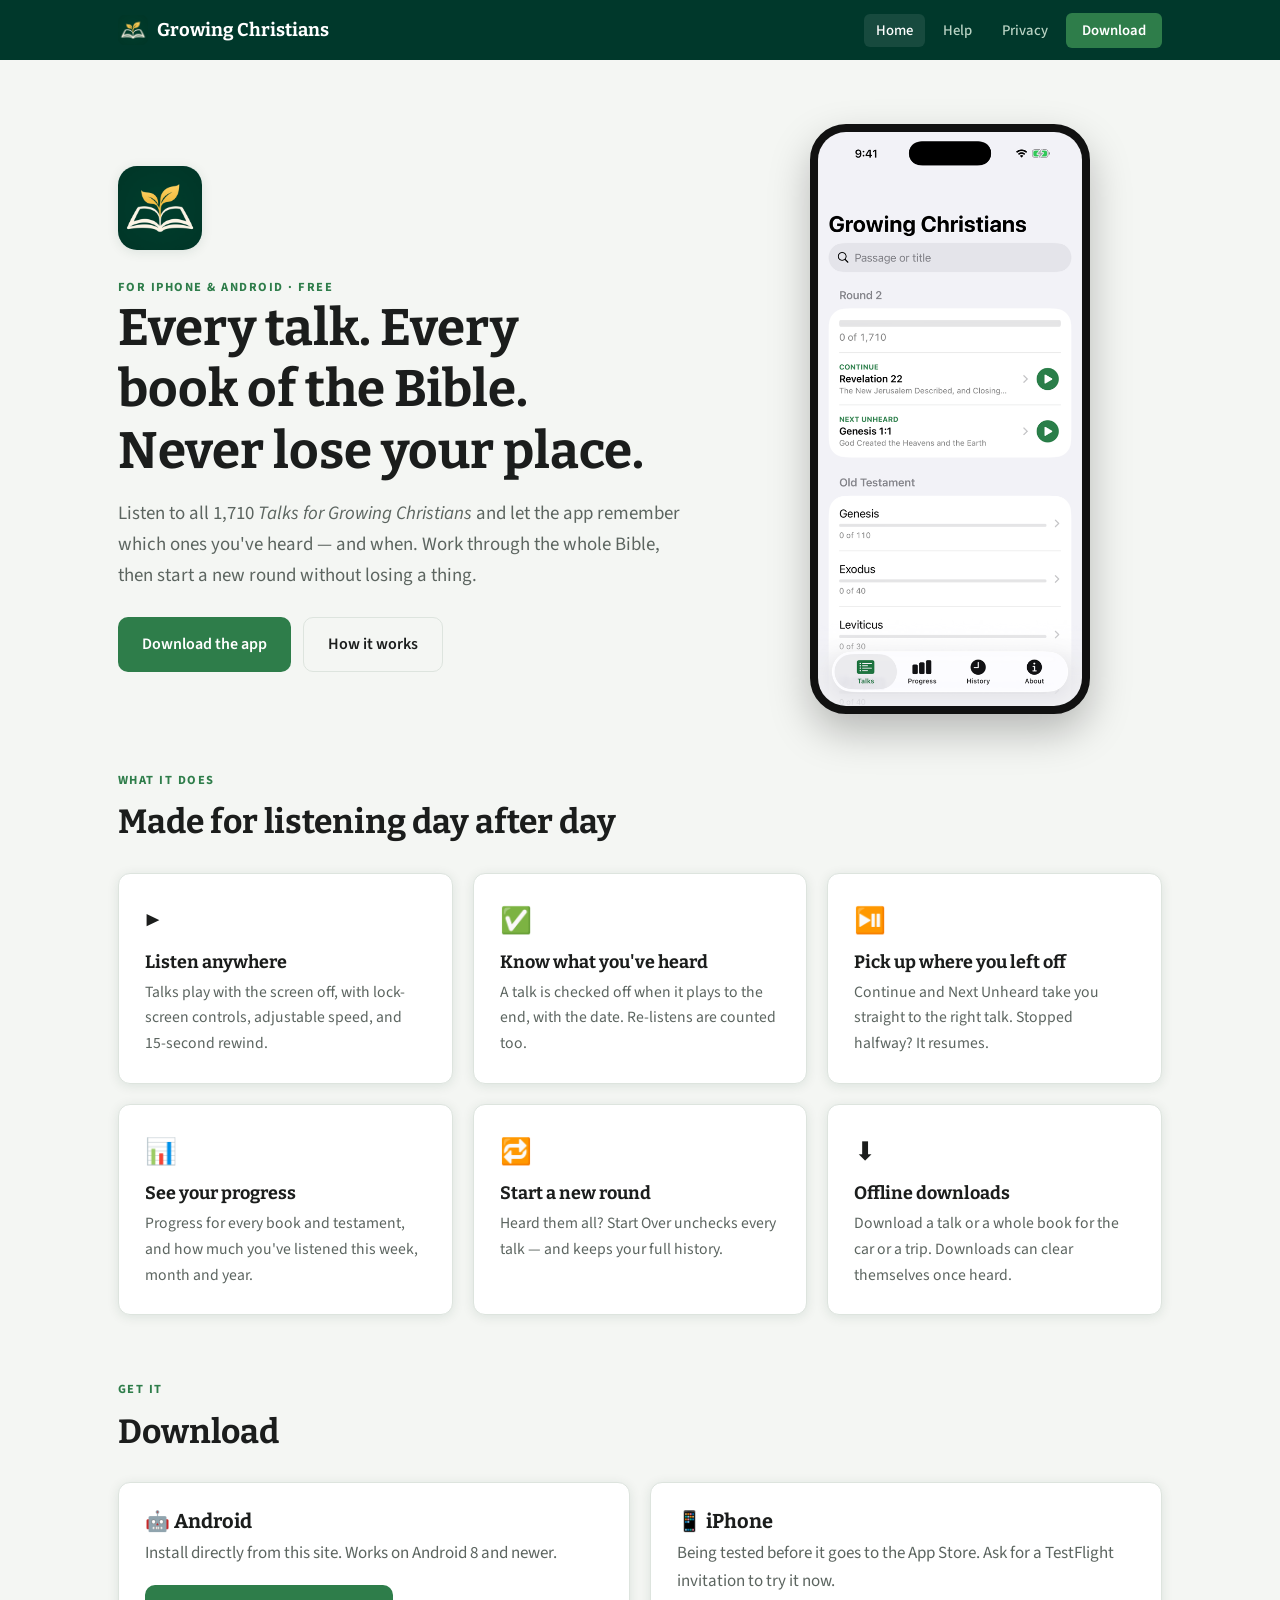
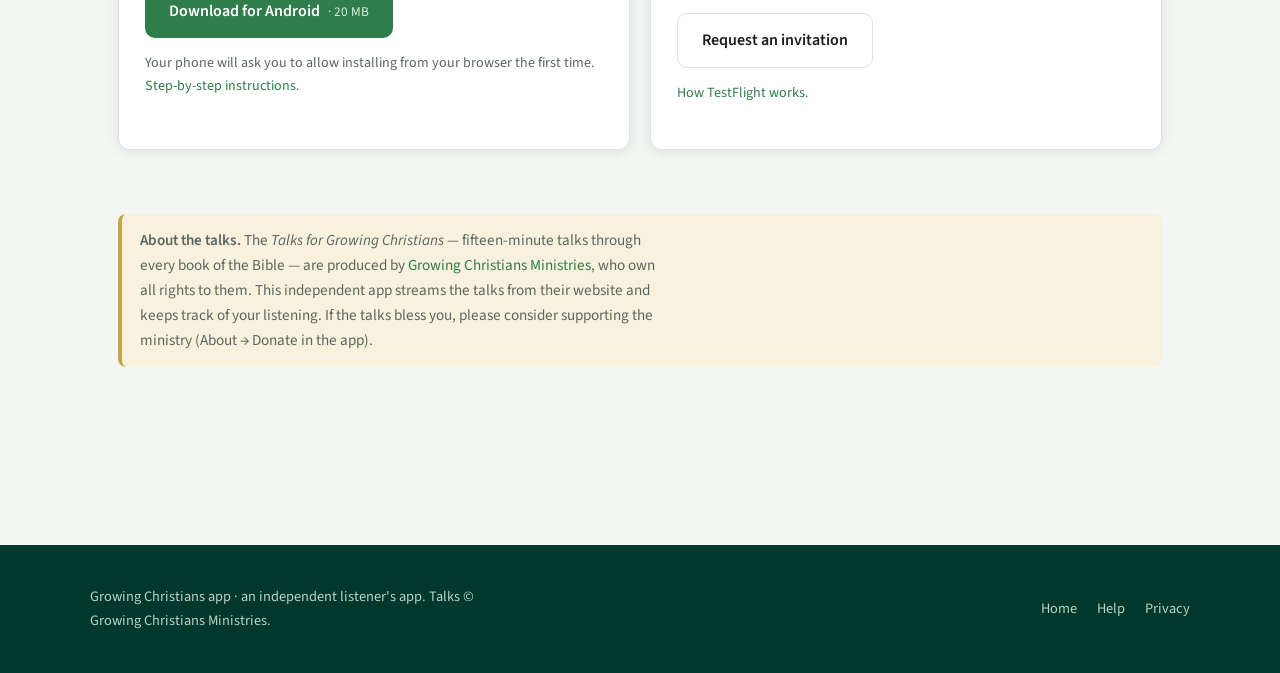
<file: index.html>
<!DOCTYPE html>
<html lang="en">
<head>
<meta charset="UTF-8">
<meta name="viewport" content="width=device-width, initial-scale=1.0">
<title>Growing Christians — listen to the talks and keep track</title>
<meta name="description" content="A free iPhone and Android app for the 1,710 Talks for Growing Christians: listen, remember which talks you've heard and when, download for offline, and work through the whole Bible.">
<link rel="icon" type="image/png" href="images/favicon.png">
<link rel="apple-touch-icon" href="images/apple-touch-icon.png">
<link rel="stylesheet" href="style.css">
<style>
.hero {
  display: grid; grid-template-columns: 1.15fr .85fr; gap: 48px; align-items: center;
  padding: 64px 0 56px;
}
.hero-icon { width: 84px; height: 84px; border-radius: 19px; box-shadow: var(--shadow); margin-bottom: 18px; }
.hero h1 { font-size: clamp(2.2rem, 5vw, 3.2rem); }
.hero .lead { font-size: 1.18rem; color: var(--ink-muted); margin: 16px 0 26px; }
.hero-actions { display: flex; gap: 12px; flex-wrap: wrap; }
.hero-shot { display: flex; justify-content: center; }

.features { display: grid; grid-template-columns: repeat(3, 1fr); gap: 20px; margin: 24px 0 64px; }
.features .card h3 { font-size: 1.12rem; margin: 10px 0 6px; }
.features .card p { color: var(--ink-muted); font-size: .98rem; }
.features .ico { font-size: 1.6rem; }

.section-title { font-size: clamp(1.6rem, 3vw, 2.1rem); margin: .35em 0 .9em; }

.download { display: grid; grid-template-columns: 1fr 1fr; gap: 20px; scroll-margin-top: 80px; }
.download .card h3 { font-size: 1.25rem; margin-bottom: 6px; }
.download .card p { color: var(--ink-muted); margin-bottom: 18px; }
.download .fine { font-size: .88rem; color: var(--ink-muted); margin-top: 14px; }

.credit { margin-top: 64px; }
.credit p { color: var(--ink-muted); }

@media (max-width: 860px) {
  .hero { grid-template-columns: 1fr; padding-top: 40px; }
  .features, .download { grid-template-columns: 1fr; }
}
</style>
</head>
<body>

<nav class="site-nav">
  <div class="nav-inner">
    <a class="nav-logo" href="index.html"><img src="images/icon.png" alt="">Growing Christians</a>
    <ul class="nav-links">
      <li><a href="index.html" aria-current="page">Home</a></li>
      <li><a href="help.html">Help</a></li>
      <li><a href="privacy.html">Privacy</a></li>
      <li><a class="nav-cta" href="#download">Download</a></li>
    </ul>
  </div>
</nav>

<main class="page-content">

  <section class="hero">
    <div>
      <img class="hero-icon" src="images/icon.png" alt="Growing Christians app icon">
      <div class="eyebrow">For iPhone &amp; Android · Free</div>
      <h1>Every talk. Every book of the Bible. Never lose your place.</h1>
      <p class="lead">Listen to all 1,710 <em>Talks for Growing Christians</em> and let the app remember which ones
        you've heard — and when. Work through the whole Bible, then start a new round without losing a thing.</p>
      <div class="hero-actions">
        <a class="btn btn-primary" href="#download">Download the app</a>
        <a class="btn btn-ghost" href="help.html">How it works</a>
      </div>
    </div>
    <div class="hero-shot">
      <img class="phone" src="images/shot-talks.png" alt="The Talks tab showing progress, Continue, Next Unheard and the books of the Bible">
    </div>
  </section>

  <div class="eyebrow">What it does</div>
  <h2 class="section-title">Made for listening day after day</h2>
  <div class="features">
    <div class="card"><div class="ico">▶️</div><h3>Listen anywhere</h3>
      <p>Talks play with the screen off, with lock-screen controls, adjustable speed, and 15-second rewind.</p></div>
    <div class="card"><div class="ico">✅</div><h3>Know what you've heard</h3>
      <p>A talk is checked off when it plays to the end, with the date. Re-listens are counted too.</p></div>
    <div class="card"><div class="ico">⏯️</div><h3>Pick up where you left off</h3>
      <p>Continue and Next Unheard take you straight to the right talk. Stopped halfway? It resumes.</p></div>
    <div class="card"><div class="ico">📊</div><h3>See your progress</h3>
      <p>Progress for every book and testament, and how much you've listened this week, month and year.</p></div>
    <div class="card"><div class="ico">🔁</div><h3>Start a new round</h3>
      <p>Heard them all? Start Over unchecks every talk — and keeps your full history.</p></div>
    <div class="card"><div class="ico">⬇️</div><h3>Offline downloads</h3>
      <p>Download a talk or a whole book for the car or a trip. Downloads can clear themselves once heard.</p></div>
  </div>

  <div class="eyebrow">Get it</div>
  <h2 class="section-title" id="download">Download</h2>
  <div class="download">
    <div class="card">
      <h3>🤖 Android</h3>
      <p>Install directly from this site. Works on Android 8 and newer.</p>
      <a class="btn btn-primary" href="downloads/GrowingChristians.apk" download>Download for Android <small>· 20 MB</small></a>
      <p class="fine">Your phone will ask you to allow installing from your browser the first time.
        <a href="help.html#install-android">Step-by-step instructions</a>.</p>
    </div>
    <div class="card">
      <h3>📱 iPhone</h3>
      <p>Being tested before it goes to the App Store. Ask for a TestFlight invitation to try it now.</p>
      <a class="btn btn-ghost" href="mailto:azbarks@gmail.com?subject=Growing%20Christians%20iPhone%20invitation">Request an invitation</a>
      <p class="fine"><a href="help.html#install-iphone">How TestFlight works</a>.</p>
    </div>
  </div>

  <section class="credit">
    <div class="note">
      <p><strong>About the talks.</strong> The <em>Talks for Growing Christians</em> — fifteen-minute talks through every
        book of the Bible — are produced by
        <a href="https://www.growingchristians.org/talks-for-growing-christians">Growing Christians Ministries</a>, who own
        all rights to them. This independent app streams the talks from their website and keeps track of your listening.
        If the talks bless you, please consider supporting the ministry (About → Donate in the app).</p>
    </div>
  </section>

</main>

<footer class="site-footer">
  <div class="footer-inner">
    <p>Growing Christians app · an independent listener's app. Talks © Growing Christians Ministries.</p>
    <ul class="footer-links">
      <li><a href="index.html">Home</a></li>
      <li><a href="help.html">Help</a></li>
      <li><a href="privacy.html">Privacy</a></li>
    </ul>
  </div>
</footer>

</body>
</html>
</file>
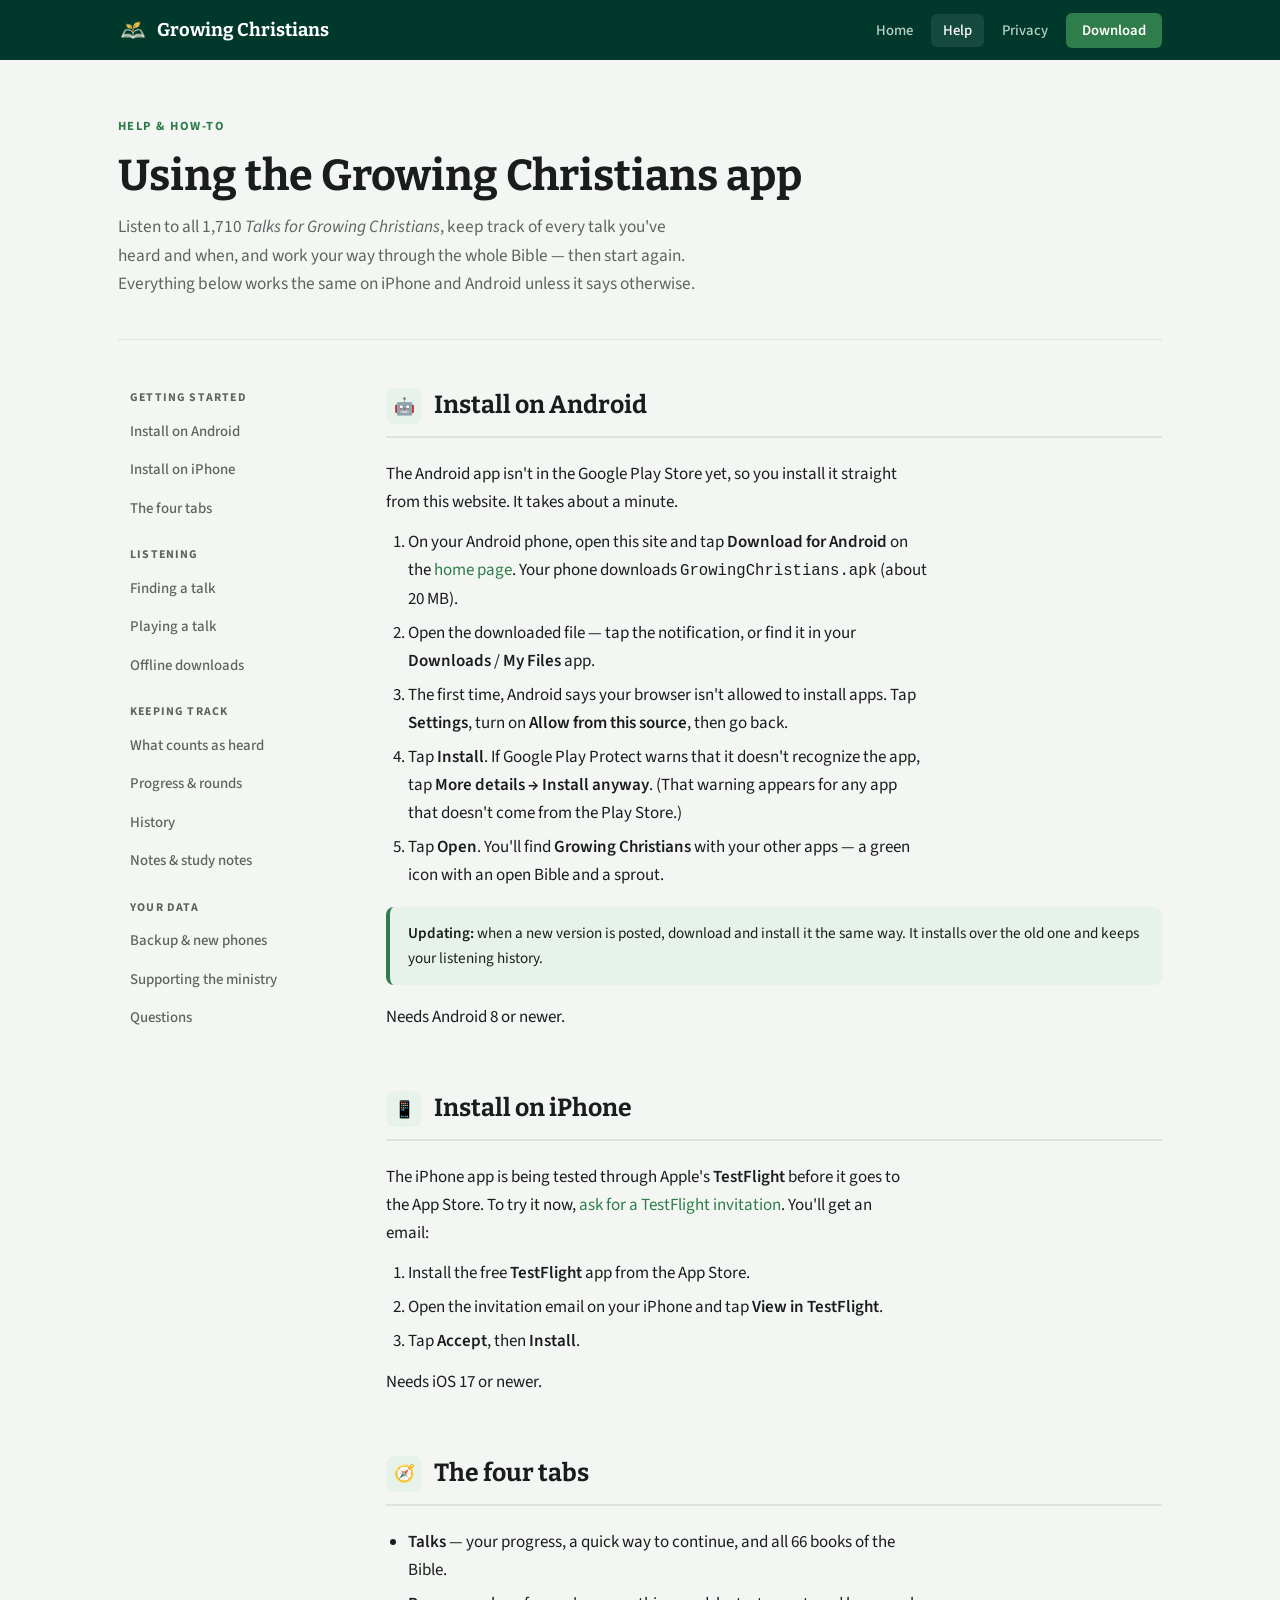
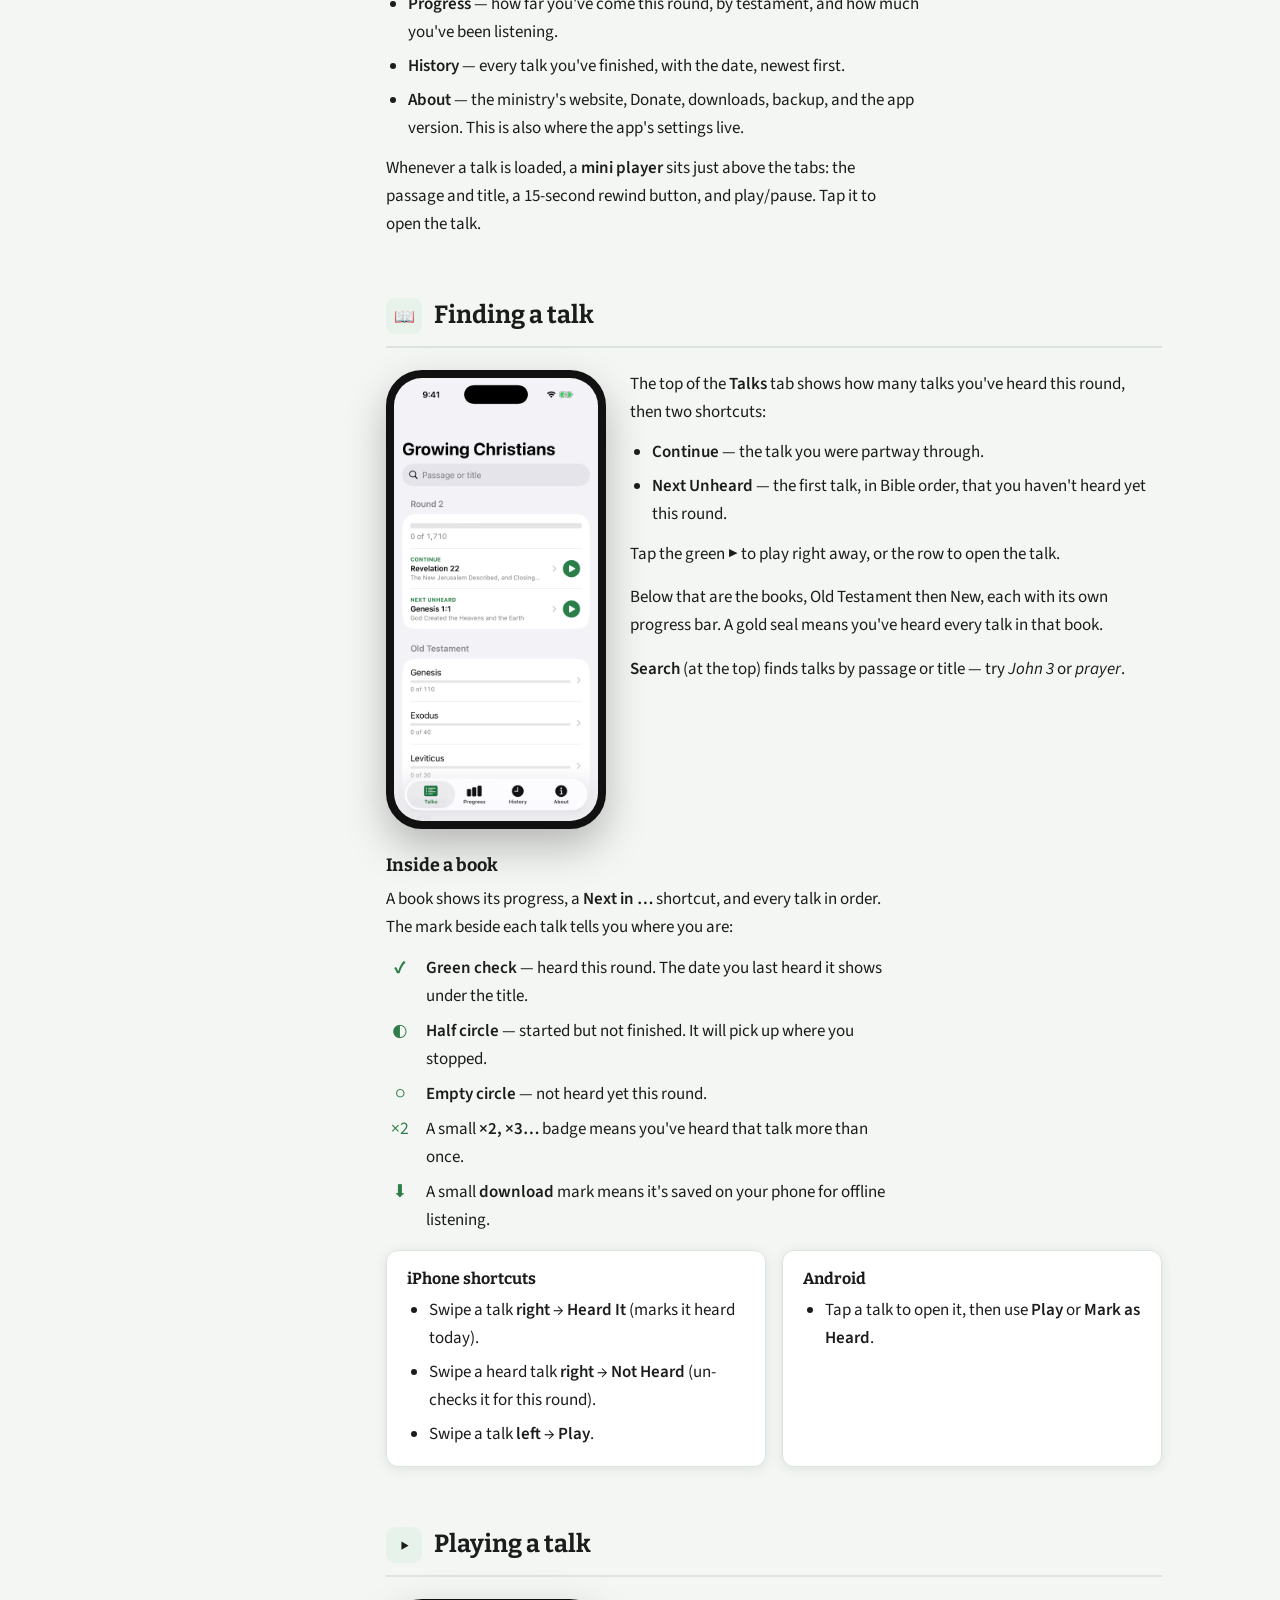
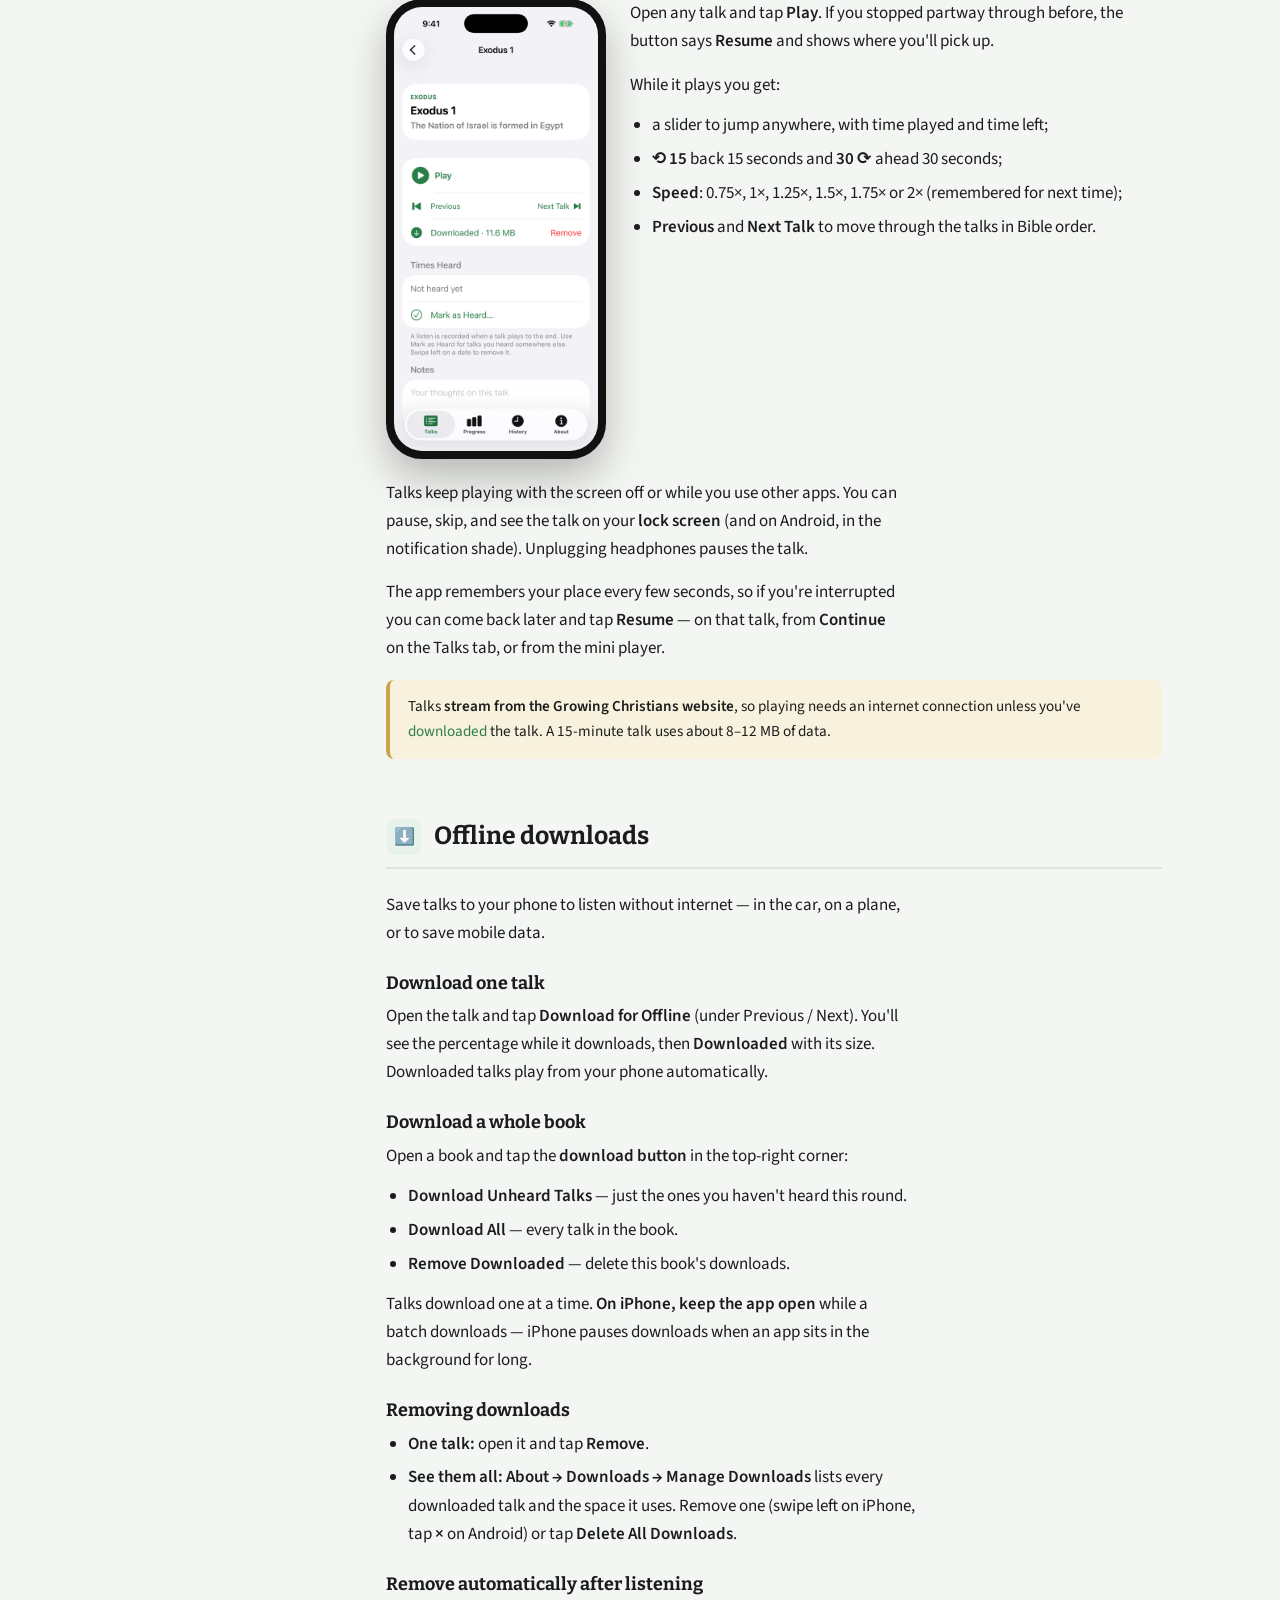
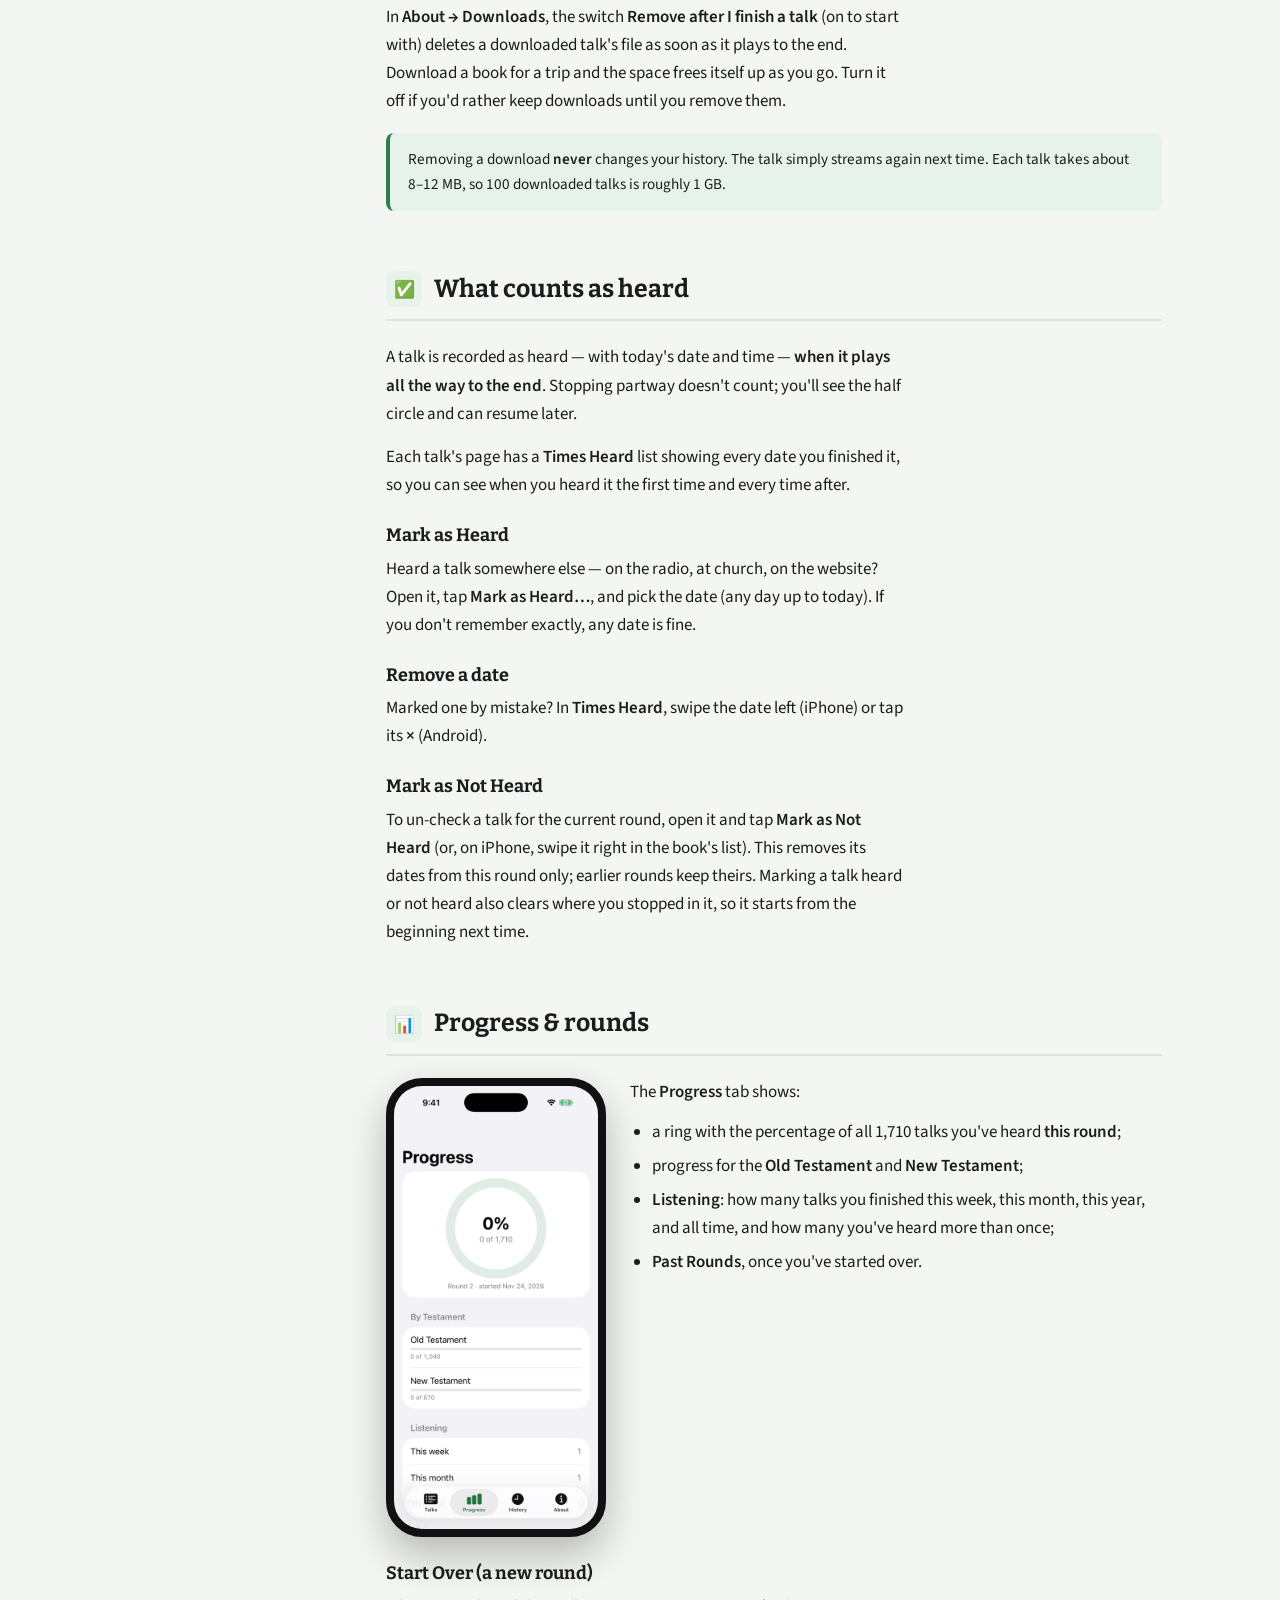
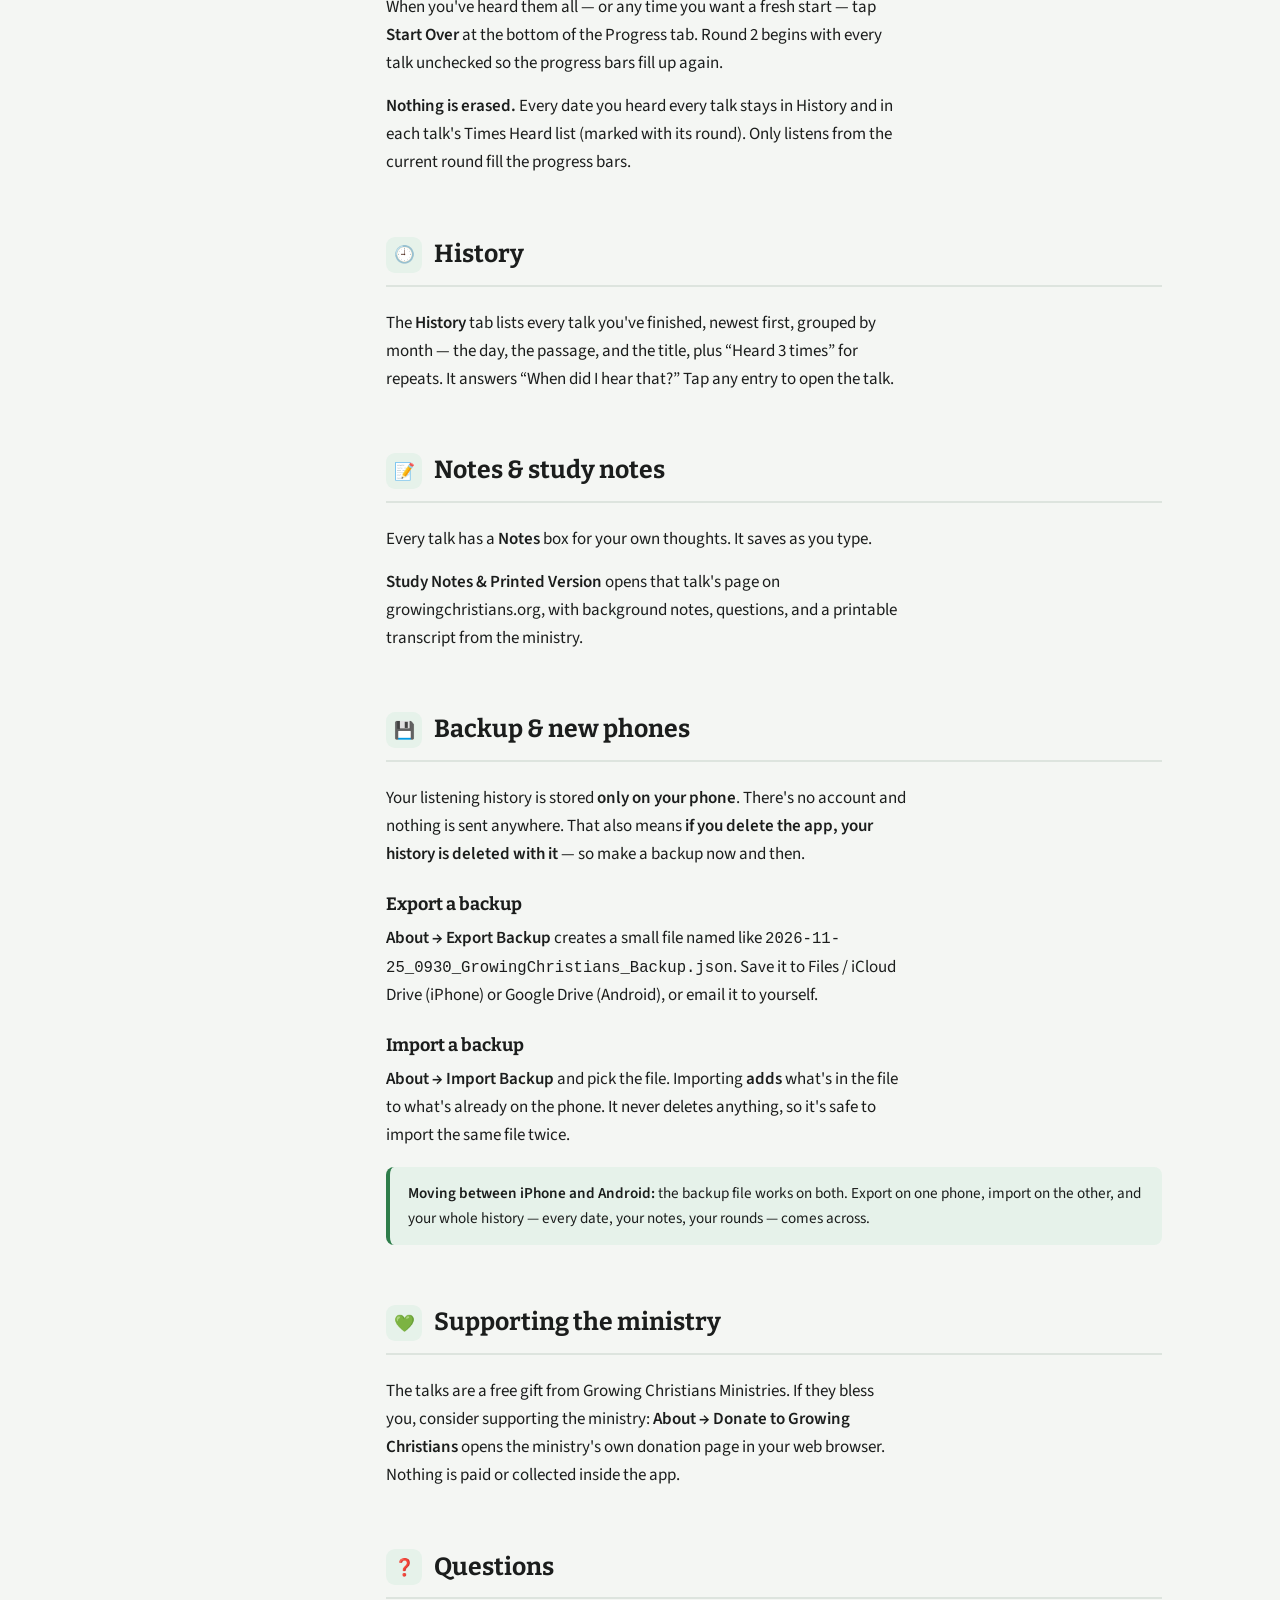
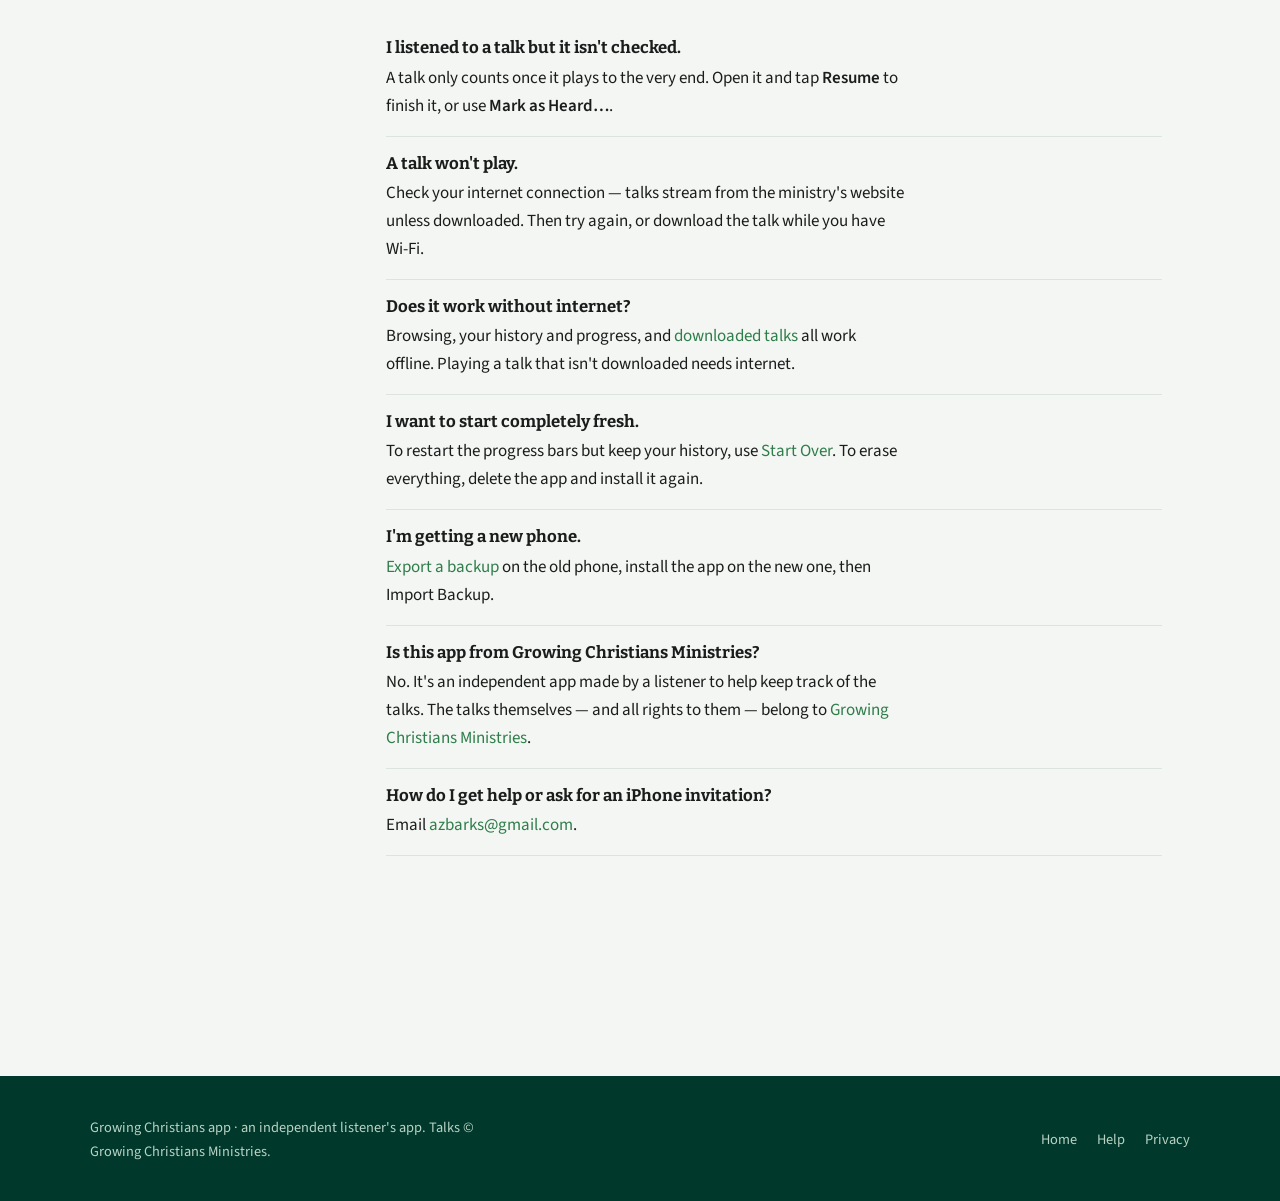
<file: help.html>
<!DOCTYPE html>
<html lang="en">
<head>
<meta charset="UTF-8">
<meta name="viewport" content="width=device-width, initial-scale=1.0">
<title>Help — Growing Christians app</title>
<meta name="description" content="How to install and use the Growing Christians app: play the Talks for Growing Christians, keep track of what you've heard, download talks for offline listening, start a new round, and back up your history.">
<link rel="icon" type="image/png" href="images/favicon.png">
<link rel="apple-touch-icon" href="images/apple-touch-icon.png">
<link rel="stylesheet" href="style.css">
<style>
.help-hero { padding: 56px 0 40px; border-bottom: 1px solid var(--border); margin-bottom: 48px; }
.help-hero h1 { font-size: clamp(2rem, 4vw, 2.7rem); margin-top: .3em; }
.help-hero p { font-size: 1.08rem; color: var(--ink-muted); margin-top: .7em; }

.help-layout { display: grid; grid-template-columns: 220px minmax(0, 1fr); gap: 48px; align-items: start; }

.help-sidebar { position: sticky; top: 80px; }
.help-sidebar nav { display: flex; flex-direction: column; gap: 2px; }
.help-sidebar a {
  color: var(--ink-muted); font-size: .93rem; font-weight: 500;
  padding: 6px 12px; border-radius: 7px;
}
.help-sidebar a:hover { background: var(--accent-pale); color: var(--accent); text-decoration: none; }
.help-sidebar .group {
  font-size: .74rem; font-weight: 700; letter-spacing: .1em; text-transform: uppercase;
  color: var(--ink-muted); padding: 16px 12px 4px;
}
.help-sidebar .group:first-child { padding-top: 0; }

.help-section { margin-bottom: 60px; scroll-margin-top: 80px; }
.help-section h2 {
  font-size: 1.55rem; display: flex; align-items: center; gap: 12px;
  padding-bottom: 12px; border-bottom: 2px solid var(--border); margin-bottom: 22px;
}
.help-section h2 .ico {
  width: 36px; height: 36px; border-radius: 9px; background: var(--accent-pale);
  display: grid; place-items: center; font-size: 1.05rem; flex-shrink: 0;
}
.help-section h3 { font-size: 1.12rem; margin: 26px 0 8px; }
.help-section p, .help-section ul, .help-section ol { margin-bottom: 12px; }
.help-section li { max-width: 65ch; }

.two-phones { display: grid; grid-template-columns: 1fr 1fr; gap: 16px; margin: 16px 0; }
.two-phones .card { padding: 18px 20px; }
.two-phones h4 { font-size: 1rem; margin-bottom: 8px; }
.two-phones ol, .two-phones ul { margin: 0; }

.shot-row { display: flex; gap: 24px; align-items: flex-start; margin: 20px 0; }
.shot-row .phone { max-width: 220px; flex-shrink: 0; }
.shot-row .caption { flex: 1; }

.marks { list-style: none; padding: 0; }
.marks li { display: flex; gap: 12px; align-items: baseline; }
.marks .sym { width: 28px; text-align: center; font-size: 1.1rem; color: var(--accent); flex-shrink: 0; }

.faq-item { border-bottom: 1px solid var(--border); padding: 16px 0; }
.faq-item h3 { margin: 0 0 6px; font-size: 1.05rem; }
.faq-item p { margin: 0; }

@media (max-width: 860px) {
  .help-layout { grid-template-columns: minmax(0, 1fr); }
  .help-sidebar { display: none; }
  .two-phones { grid-template-columns: 1fr; }
  .shot-row { flex-direction: column; }
}
</style>
</head>
<body>

<nav class="site-nav">
  <div class="nav-inner">
    <a class="nav-logo" href="index.html"><img src="images/icon.png" alt="">Growing Christians</a>
    <ul class="nav-links">
      <li><a href="index.html">Home</a></li>
      <li><a href="help.html" aria-current="page">Help</a></li>
      <li><a href="privacy.html">Privacy</a></li>
      <li><a class="nav-cta" href="index.html#download">Download</a></li>
    </ul>
  </div>
</nav>

<main class="page-content">

  <header class="help-hero">
    <div class="eyebrow">Help &amp; How-To</div>
    <h1>Using the Growing Christians app</h1>
    <p>Listen to all 1,710 <em>Talks for Growing Christians</em>, keep track of every talk you've heard and when,
       and work your way through the whole Bible — then start again. Everything below works the same on
       iPhone and Android unless it says otherwise.</p>
  </header>

  <div class="help-layout">

    <aside class="help-sidebar">
      <nav>
        <div class="group">Getting started</div>
        <a href="#install-android">Install on Android</a>
        <a href="#install-iphone">Install on iPhone</a>
        <a href="#tour">The four tabs</a>
        <div class="group">Listening</div>
        <a href="#talks">Finding a talk</a>
        <a href="#playing">Playing a talk</a>
        <a href="#offline">Offline downloads</a>
        <div class="group">Keeping track</div>
        <a href="#heard">What counts as heard</a>
        <a href="#progress">Progress &amp; rounds</a>
        <a href="#history">History</a>
        <a href="#notes">Notes &amp; study notes</a>
        <div class="group">Your data</div>
        <a href="#backup">Backup &amp; new phones</a>
        <a href="#donate">Supporting the ministry</a>
        <a href="#faq">Questions</a>
      </nav>
    </aside>

    <div class="help-content">

      <!-- ───────────────────────── Install: Android ───────────────────────── -->
      <section class="help-section" id="install-android">
        <h2><span class="ico">🤖</span>Install on Android</h2>
        <p>The Android app isn't in the Google Play Store yet, so you install it straight from this website.
           It takes about a minute.</p>
        <ol>
          <li>On your Android phone, open this site and tap <strong>Download for Android</strong> on the
              <a href="index.html#download">home page</a>. Your phone downloads <code>GrowingChristians.apk</code> (about 20 MB).</li>
          <li>Open the downloaded file — tap the notification, or find it in your <strong>Downloads</strong> / <strong>My Files</strong> app.</li>
          <li>The first time, Android says your browser isn't allowed to install apps. Tap <strong>Settings</strong>,
              turn on <strong>Allow from this source</strong>, then go back.</li>
          <li>Tap <strong>Install</strong>. If Google Play Protect warns that it doesn't recognize the app, tap
              <strong>More details → Install anyway</strong>. (That warning appears for any app that doesn't come from the Play Store.)</li>
          <li>Tap <strong>Open</strong>. You'll find <strong>Growing Christians</strong> with your other apps — a green icon with an open Bible and a sprout.</li>
        </ol>
        <div class="tip"><strong>Updating:</strong> when a new version is posted, download and install it the same way.
          It installs over the old one and keeps your listening history.</div>
        <p>Needs Android 8 or newer.</p>
      </section>

      <!-- ───────────────────────── Install: iPhone ───────────────────────── -->
      <section class="help-section" id="install-iphone">
        <h2><span class="ico">📱</span>Install on iPhone</h2>
        <p>The iPhone app is being tested through Apple's <strong>TestFlight</strong> before it goes to the App Store.
           To try it now, <a href="#faq-contact">ask for a TestFlight invitation</a>. You'll get an email:</p>
        <ol>
          <li>Install the free <strong>TestFlight</strong> app from the App Store.</li>
          <li>Open the invitation email on your iPhone and tap <strong>View in TestFlight</strong>.</li>
          <li>Tap <strong>Accept</strong>, then <strong>Install</strong>.</li>
        </ol>
        <p>Needs iOS 17 or newer.</p>
      </section>

      <!-- ───────────────────────── Tour ───────────────────────── -->
      <section class="help-section" id="tour">
        <h2><span class="ico">🧭</span>The four tabs</h2>
        <ul>
          <li><strong>Talks</strong> — your progress, a quick way to continue, and all 66 books of the Bible.</li>
          <li><strong>Progress</strong> — how far you've come this round, by testament, and how much you've been listening.</li>
          <li><strong>History</strong> — every talk you've finished, with the date, newest first.</li>
          <li><strong>About</strong> — the ministry's website, Donate, downloads, backup, and the app version. This is also where the app's settings live.</li>
        </ul>
        <p>Whenever a talk is loaded, a <strong>mini player</strong> sits just above the tabs: the passage and title,
           a 15-second rewind button, and play/pause. Tap it to open the talk.</p>
      </section>

      <!-- ───────────────────────── Talks ───────────────────────── -->
      <section class="help-section" id="talks">
        <h2><span class="ico">📖</span>Finding a talk</h2>
        <div class="shot-row">
          <img class="phone" src="images/shot-talks.png" alt="The Talks tab: overall progress bar, Continue and Next Unheard, then the books of the Old Testament">
          <div class="caption">
            <p>The top of the <strong>Talks</strong> tab shows how many talks you've heard this round, then two shortcuts:</p>
            <ul>
              <li><strong>Continue</strong> — the talk you were partway through.</li>
              <li><strong>Next Unheard</strong> — the first talk, in Bible order, that you haven't heard yet this round.</li>
            </ul>
            <p>Tap the green ▶ to play right away, or the row to open the talk.</p>
            <p>Below that are the books, Old Testament then New, each with its own progress bar. A gold seal means you've heard every talk in that book.</p>
            <p><strong>Search</strong> (at the top) finds talks by passage or title — try <em>John 3</em> or <em>prayer</em>.</p>
          </div>
        </div>

        <h3>Inside a book</h3>
        <p>A book shows its progress, a <strong>Next in …</strong> shortcut, and every talk in order. The mark beside each talk tells you where you are:</p>
        <ul class="marks">
          <li><span class="sym">✔︎</span><span><strong>Green check</strong> — heard this round. The date you last heard it shows under the title.</span></li>
          <li><span class="sym">◐</span><span><strong>Half circle</strong> — started but not finished. It will pick up where you stopped.</span></li>
          <li><span class="sym">○</span><span><strong>Empty circle</strong> — not heard yet this round.</span></li>
          <li><span class="sym">×2</span><span>A small <strong>×2, ×3…</strong> badge means you've heard that talk more than once.</span></li>
          <li><span class="sym">⬇︎</span><span>A small <strong>download</strong> mark means it's saved on your phone for offline listening.</span></li>
        </ul>
        <div class="two-phones">
          <div class="card"><h4>iPhone shortcuts</h4>
            <ul><li>Swipe a talk <strong>right</strong> → <strong>Heard It</strong> (marks it heard today).</li>
                <li>Swipe a heard talk <strong>right</strong> → <strong>Not Heard</strong> (un-checks it for this round).</li>
                <li>Swipe a talk <strong>left</strong> → <strong>Play</strong>.</li></ul></div>
          <div class="card"><h4>Android</h4>
            <ul><li>Tap a talk to open it, then use <strong>Play</strong> or <strong>Mark as Heard</strong>.</li></ul></div>
        </div>
      </section>

      <!-- ───────────────────────── Playing ───────────────────────── -->
      <section class="help-section" id="playing">
        <h2><span class="ico">▶️</span>Playing a talk</h2>
        <div class="shot-row">
          <img class="phone" src="images/shot-talk.png" alt="A talk's page: Play, Previous and Next Talk, Downloaded, Times Heard, Notes">
          <div class="caption">
            <p>Open any talk and tap <strong>Play</strong>. If you stopped partway through before, the button says
               <strong>Resume</strong> and shows where you'll pick up.</p>
            <p>While it plays you get:</p>
            <ul>
              <li>a slider to jump anywhere, with time played and time left;</li>
              <li><strong>⟲ 15</strong> back 15 seconds and <strong>30 ⟳</strong> ahead 30 seconds;</li>
              <li><strong>Speed</strong>: 0.75×, 1×, 1.25×, 1.5×, 1.75× or 2× (remembered for next time);</li>
              <li><strong>Previous</strong> and <strong>Next Talk</strong> to move through the talks in Bible order.</li>
            </ul>
          </div>
        </div>
        <p>Talks keep playing with the screen off or while you use other apps. You can pause, skip, and see the talk
           on your <strong>lock screen</strong> (and on Android, in the notification shade). Unplugging headphones pauses the talk.</p>
        <p>The app remembers your place every few seconds, so if you're interrupted you can come back later and
           tap <strong>Resume</strong> — on that talk, from <strong>Continue</strong> on the Talks tab, or from the mini player.</p>
        <div class="note">Talks <strong>stream from the Growing Christians website</strong>, so playing needs an internet
          connection unless you've <a href="#offline">downloaded</a> the talk. A 15-minute talk uses about 8–12 MB of data.</div>
      </section>

      <!-- ───────────────────────── Offline ───────────────────────── -->
      <section class="help-section" id="offline">
        <h2><span class="ico">⬇️</span>Offline downloads</h2>
        <p>Save talks to your phone to listen without internet — in the car, on a plane, or to save mobile data.</p>
        <h3>Download one talk</h3>
        <p>Open the talk and tap <strong>Download for Offline</strong> (under Previous / Next). You'll see the percentage
           while it downloads, then <strong>Downloaded</strong> with its size. Downloaded talks play from your phone automatically.</p>
        <h3>Download a whole book</h3>
        <p>Open a book and tap the <strong>download button</strong> in the top-right corner:</p>
        <ul>
          <li><strong>Download Unheard Talks</strong> — just the ones you haven't heard this round.</li>
          <li><strong>Download All</strong> — every talk in the book.</li>
          <li><strong>Remove Downloaded</strong> — delete this book's downloads.</li>
        </ul>
        <p>Talks download one at a time. <strong>On iPhone, keep the app open</strong> while a batch downloads —
           iPhone pauses downloads when an app sits in the background for long.</p>

        <h3>Removing downloads</h3>
        <ul>
          <li><strong>One talk:</strong> open it and tap <strong>Remove</strong>.</li>
          <li><strong>See them all:</strong> <strong>About → Downloads → Manage Downloads</strong> lists every downloaded talk and the
              space it uses. Remove one (swipe left on iPhone, tap <strong>×</strong> on Android) or tap <strong>Delete All Downloads</strong>.</li>
        </ul>

        <h3 id="auto-remove">Remove automatically after listening</h3>
        <p>In <strong>About → Downloads</strong>, the switch <strong>Remove after I finish a talk</strong> (on to start with)
           deletes a downloaded talk's file as soon as it plays to the end. Download a book for a trip and the space
           frees itself up as you go. Turn it off if you'd rather keep downloads until you remove them.</p>
        <div class="tip">Removing a download <strong>never</strong> changes your history. The talk simply streams again next time.
          Each talk takes about 8–12 MB, so 100 downloaded talks is roughly 1 GB.</div>
      </section>

      <!-- ───────────────────────── Heard ───────────────────────── -->
      <section class="help-section" id="heard">
        <h2><span class="ico">✅</span>What counts as heard</h2>
        <p>A talk is recorded as heard — with today's date and time — <strong>when it plays all the way to the end</strong>.
           Stopping partway doesn't count; you'll see the half circle and can resume later.</p>
        <p>Each talk's page has a <strong>Times Heard</strong> list showing every date you finished it, so you can
           see when you heard it the first time and every time after.</p>
        <h3>Mark as Heard</h3>
        <p>Heard a talk somewhere else — on the radio, at church, on the website? Open it, tap
           <strong>Mark as Heard…</strong>, and pick the date (any day up to today). If you don't remember exactly, any date is fine.</p>
        <h3>Remove a date</h3>
        <p>Marked one by mistake? In <strong>Times Heard</strong>, swipe the date left (iPhone) or tap its <strong>×</strong> (Android).</p>
        <h3>Mark as Not Heard</h3>
        <p>To un-check a talk for the current round, open it and tap <strong>Mark as Not Heard</strong> (or, on iPhone, swipe it
           right in the book's list). This removes its dates from this round only; earlier rounds keep theirs.
           Marking a talk heard or not heard also clears where you stopped in it, so it starts from the beginning next time.</p>
      </section>

      <!-- ───────────────────────── Progress ───────────────────────── -->
      <section class="help-section" id="progress">
        <h2><span class="ico">📊</span>Progress &amp; rounds</h2>
        <div class="shot-row">
          <img class="phone" src="images/shot-progress.png" alt="The Progress tab: a ring showing percent heard this round, then Old and New Testament bars and listening counts">
          <div class="caption">
            <p>The <strong>Progress</strong> tab shows:</p>
            <ul>
              <li>a ring with the percentage of all 1,710 talks you've heard <strong>this round</strong>;</li>
              <li>progress for the <strong>Old Testament</strong> and <strong>New Testament</strong>;</li>
              <li><strong>Listening</strong>: how many talks you finished this week, this month, this year, and all time, and how many you've heard more than once;</li>
              <li><strong>Past Rounds</strong>, once you've started over.</li>
            </ul>
          </div>
        </div>
        <h3>Start Over (a new round)</h3>
        <p>When you've heard them all — or any time you want a fresh start — tap <strong>Start Over</strong> at the bottom of
           the Progress tab. Round 2 begins with every talk unchecked so the progress bars fill up again.</p>
        <p><strong>Nothing is erased.</strong> Every date you heard every talk stays in History and in each talk's
           Times Heard list (marked with its round). Only listens from the current round fill the progress bars.</p>
      </section>

      <!-- ───────────────────────── History ───────────────────────── -->
      <section class="help-section" id="history">
        <h2><span class="ico">🕘</span>History</h2>
        <p>The <strong>History</strong> tab lists every talk you've finished, newest first, grouped by month — the day, the passage,
           and the title, plus “Heard 3 times” for repeats. It answers “When did I hear that?” Tap any entry to open the talk.</p>
      </section>

      <!-- ───────────────────────── Notes ───────────────────────── -->
      <section class="help-section" id="notes">
        <h2><span class="ico">📝</span>Notes &amp; study notes</h2>
        <p>Every talk has a <strong>Notes</strong> box for your own thoughts. It saves as you type.</p>
        <p><strong>Study Notes &amp; Printed Version</strong> opens that talk's page on growingchristians.org, with background notes,
           questions, and a printable transcript from the ministry.</p>
      </section>

      <!-- ───────────────────────── Backup ───────────────────────── -->
      <section class="help-section" id="backup">
        <h2><span class="ico">💾</span>Backup &amp; new phones</h2>
        <p>Your listening history is stored <strong>only on your phone</strong>. There's no account and nothing is sent anywhere.
           That also means <strong>if you delete the app, your history is deleted with it</strong> — so make a backup now and then.</p>
        <h3>Export a backup</h3>
        <p><strong>About → Export Backup</strong> creates a small file named like
           <code>2026-11-25_0930_GrowingChristians_Backup.json</code>. Save it to Files / iCloud Drive (iPhone) or
           Google Drive (Android), or email it to yourself.</p>
        <h3>Import a backup</h3>
        <p><strong>About → Import Backup</strong> and pick the file. Importing <strong>adds</strong> what's in the file to what's
           already on the phone. It never deletes anything, so it's safe to import the same file twice.</p>
        <div class="tip"><strong>Moving between iPhone and Android:</strong> the backup file works on both. Export on one phone,
          import on the other, and your whole history — every date, your notes, your rounds — comes across.</div>
      </section>

      <!-- ───────────────────────── Donate ───────────────────────── -->
      <section class="help-section" id="donate">
        <h2><span class="ico">💚</span>Supporting the ministry</h2>
        <p>The talks are a free gift from Growing Christians Ministries. If they bless you, consider supporting the ministry:
           <strong>About → Donate to Growing Christians</strong> opens the ministry's own donation page in your web browser.
           Nothing is paid or collected inside the app.</p>
      </section>

      <!-- ───────────────────────── FAQ ───────────────────────── -->
      <section class="help-section" id="faq">
        <h2><span class="ico">❓</span>Questions</h2>

        <div class="faq-item">
          <h3>I listened to a talk but it isn't checked.</h3>
          <p>A talk only counts once it plays to the very end. Open it and tap <strong>Resume</strong> to finish it, or use
             <strong>Mark as Heard…</strong>.</p>
        </div>
        <div class="faq-item">
          <h3>A talk won't play.</h3>
          <p>Check your internet connection — talks stream from the ministry's website unless downloaded. Then try again,
             or download the talk while you have Wi-Fi.</p>
        </div>
        <div class="faq-item">
          <h3>Does it work without internet?</h3>
          <p>Browsing, your history and progress, and <a href="#offline">downloaded talks</a> all work offline. Playing a talk
             that isn't downloaded needs internet.</p>
        </div>
        <div class="faq-item">
          <h3>I want to start completely fresh.</h3>
          <p>To restart the progress bars but keep your history, use <a href="#progress">Start Over</a>. To erase everything,
             delete the app and install it again.</p>
        </div>
        <div class="faq-item">
          <h3>I'm getting a new phone.</h3>
          <p><a href="#backup">Export a backup</a> on the old phone, install the app on the new one, then Import Backup.</p>
        </div>
        <div class="faq-item">
          <h3>Is this app from Growing Christians Ministries?</h3>
          <p>No. It's an independent app made by a listener to help keep track of the talks. The talks themselves —
             and all rights to them — belong to <a href="https://www.growingchristians.org/talks-for-growing-christians">Growing Christians Ministries</a>.</p>
        </div>
        <div class="faq-item" id="faq-contact">
          <h3>How do I get help or ask for an iPhone invitation?</h3>
          <p>Email <a href="mailto:azbarks@gmail.com?subject=Growing%20Christians%20app">azbarks@gmail.com</a>.</p>
        </div>
      </section>

    </div>
  </div>
</main>

<footer class="site-footer">
  <div class="footer-inner">
    <p>Growing Christians app · an independent listener's app. Talks © Growing Christians Ministries.</p>
    <ul class="footer-links">
      <li><a href="index.html">Home</a></li>
      <li><a href="help.html">Help</a></li>
      <li><a href="privacy.html">Privacy</a></li>
    </ul>
  </div>
</footer>

</body>
</html>
</file>
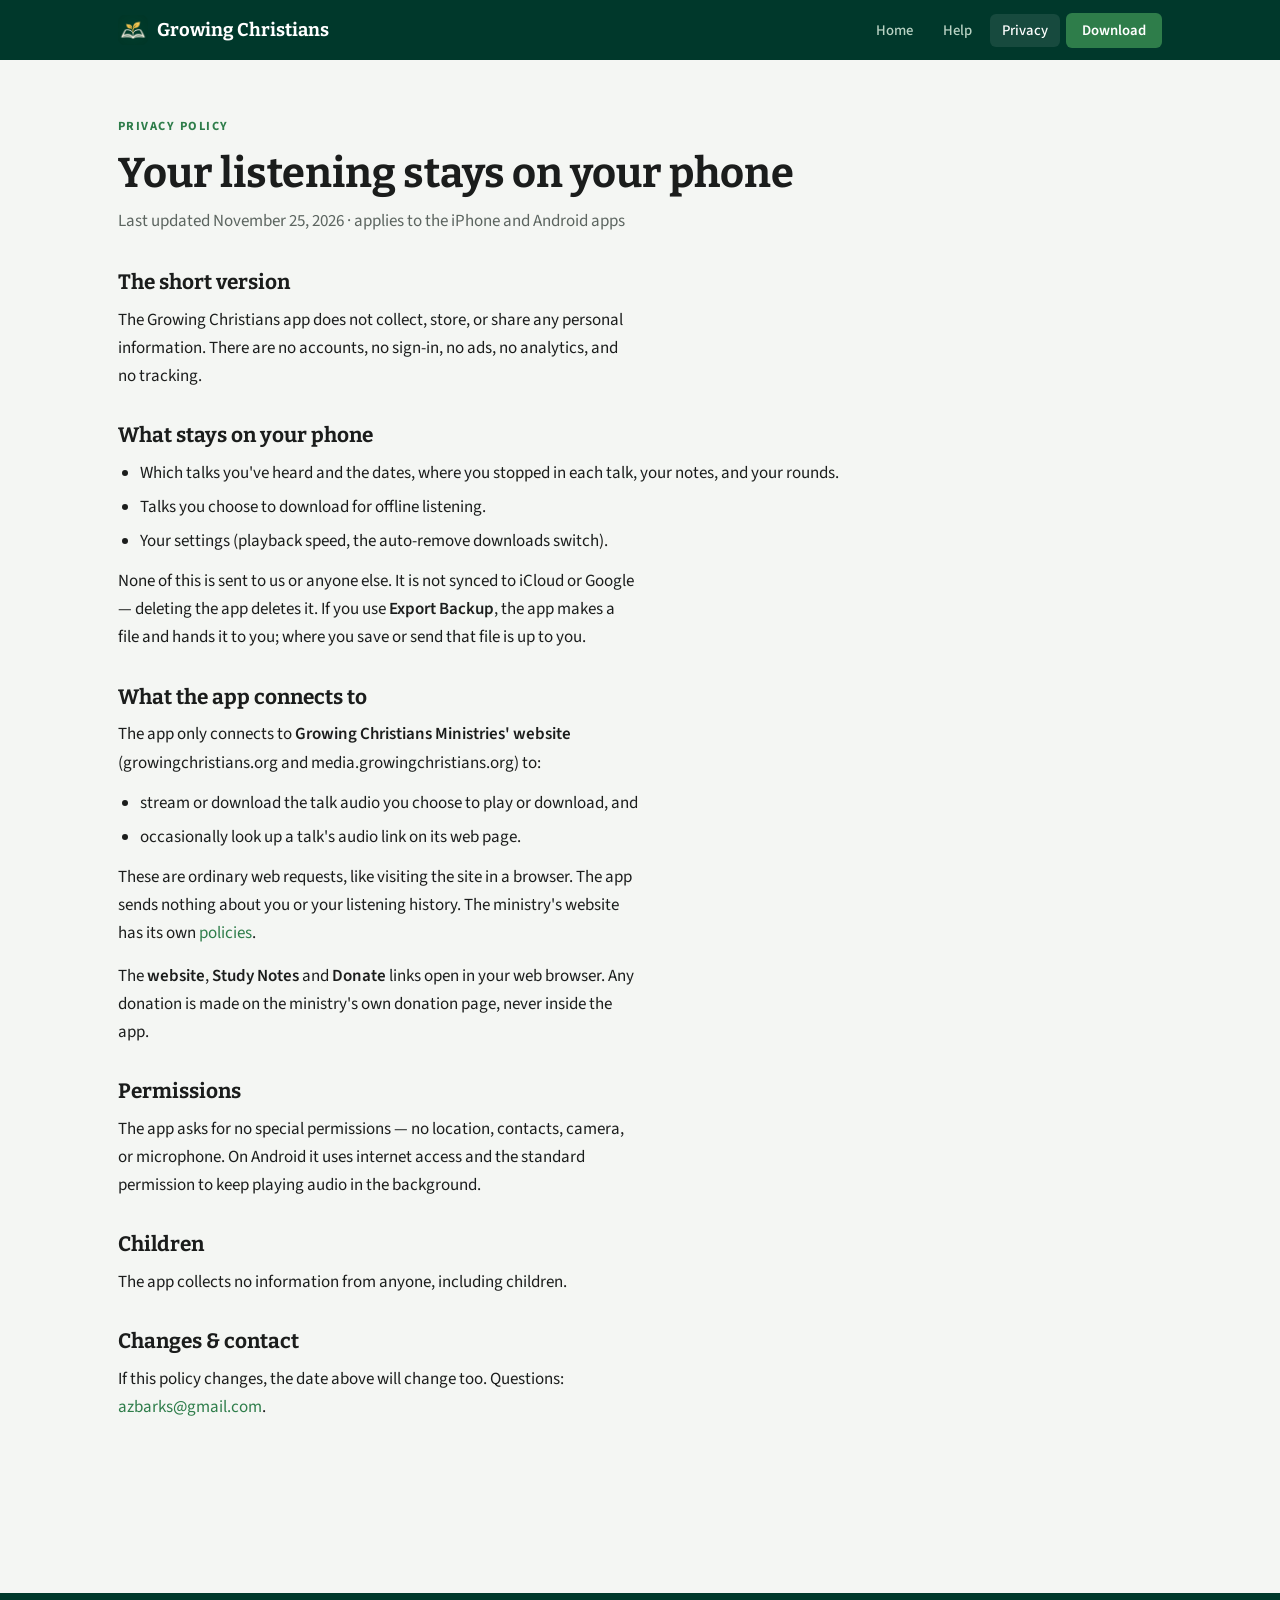
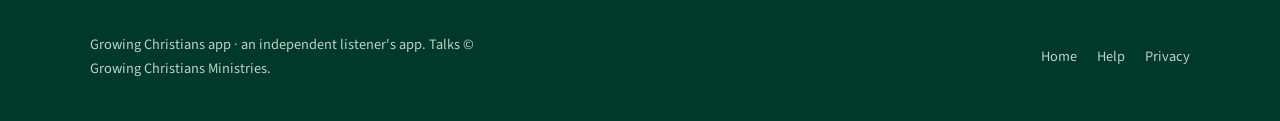
<file: privacy.html>
<!DOCTYPE html>
<html lang="en">
<head>
<meta charset="UTF-8">
<meta name="viewport" content="width=device-width, initial-scale=1.0">
<title>Privacy — Growing Christians app</title>
<meta name="description" content="The Growing Christians app collects no personal data. Your listening history stays on your phone.">
<link rel="icon" type="image/png" href="images/favicon.png">
<link rel="apple-touch-icon" href="images/apple-touch-icon.png">
<link rel="stylesheet" href="style.css">
<style>
.legal { max-width: 760px; padding-top: 56px; }
.legal h1 { font-size: clamp(2rem, 4vw, 2.6rem); margin: .3em 0 .2em; }
.legal .updated { color: var(--ink-muted); margin-bottom: 36px; }
.legal h2 { font-size: 1.3rem; margin: 34px 0 10px; }
.legal p, .legal ul { margin-bottom: 12px; }
</style>
</head>
<body>

<nav class="site-nav">
  <div class="nav-inner">
    <a class="nav-logo" href="index.html"><img src="images/icon.png" alt="">Growing Christians</a>
    <ul class="nav-links">
      <li><a href="index.html">Home</a></li>
      <li><a href="help.html">Help</a></li>
      <li><a href="privacy.html" aria-current="page">Privacy</a></li>
      <li><a class="nav-cta" href="index.html#download">Download</a></li>
    </ul>
  </div>
</nav>

<main class="page-content">
  <article class="legal">
    <div class="eyebrow">Privacy Policy</div>
    <h1>Your listening stays on your phone</h1>
    <p class="updated">Last updated November 25, 2026 · applies to the iPhone and Android apps</p>

    <h2>The short version</h2>
    <p>The Growing Christians app does not collect, store, or share any personal information. There are no accounts,
       no sign-in, no ads, no analytics, and no tracking.</p>

    <h2>What stays on your phone</h2>
    <ul>
      <li>Which talks you've heard and the dates, where you stopped in each talk, your notes, and your rounds.</li>
      <li>Talks you choose to download for offline listening.</li>
      <li>Your settings (playback speed, the auto-remove downloads switch).</li>
    </ul>
    <p>None of this is sent to us or anyone else. It is not synced to iCloud or Google — deleting the app deletes it.
       If you use <strong>Export Backup</strong>, the app makes a file and hands it to you; where you save or send that file is up to you.</p>

    <h2>What the app connects to</h2>
    <p>The app only connects to <strong>Growing Christians Ministries' website</strong>
       (growingchristians.org and media.growingchristians.org) to:</p>
    <ul>
      <li>stream or download the talk audio you choose to play or download, and</li>
      <li>occasionally look up a talk's audio link on its web page.</li>
    </ul>
    <p>These are ordinary web requests, like visiting the site in a browser. The app sends nothing about you or your
       listening history. The ministry's website has its own <a href="https://www.growingchristians.org/">policies</a>.</p>
    <p>The <strong>website</strong>, <strong>Study Notes</strong> and <strong>Donate</strong> links open in your web browser.
       Any donation is made on the ministry's own donation page, never inside the app.</p>

    <h2>Permissions</h2>
    <p>The app asks for no special permissions — no location, contacts, camera, or microphone. On Android it uses
       internet access and the standard permission to keep playing audio in the background.</p>

    <h2>Children</h2>
    <p>The app collects no information from anyone, including children.</p>

    <h2>Changes &amp; contact</h2>
    <p>If this policy changes, the date above will change too. Questions:
       <a href="mailto:azbarks@gmail.com?subject=Growing%20Christians%20privacy">azbarks@gmail.com</a>.</p>
  </article>
</main>

<footer class="site-footer">
  <div class="footer-inner">
    <p>Growing Christians app · an independent listener's app. Talks © Growing Christians Ministries.</p>
    <ul class="footer-links">
      <li><a href="index.html">Home</a></li>
      <li><a href="help.html">Help</a></li>
      <li><a href="privacy.html">Privacy</a></li>
    </ul>
  </div>
</footer>

</body>
</html>
</file>
<file: style.css>
/* Growing Christians — shared stylesheet
   Same layout system as the BookIt / GrillIt / PrayIt / RememberIt sites; colors from the
   app: deep green icon background and the app's green accent. */

@import url('https://fonts.googleapis.com/css2?family=Bitter:ital,wght@0,500;0,700;0,800;1,500&family=Source+Sans+3:wght@400;500;600;700&display=swap');

/* ── Tokens ── */
:root {
  --ink:          #1B1D1C;
  --ink-muted:    #5C6560;
  --deep:         #00382B;   /* icon background */
  --accent:       #2E7D4A;   /* app accent */
  --accent-dark:  #23613A;
  --accent-pale:  #E6F2EA;
  --gold:         #C9A54A;
  --gold-pale:    #F8F1DD;
  --ground:       #F4F6F3;
  --surface:      #FFFFFF;
  --border:       #DDE4DE;
  --nav-bg:       #00382B;
  --nav-text:     #B9D3C4;
  --radius:       12px;
  --shadow:       0 2px 12px rgba(0,56,43,.10);
}

@media (prefers-color-scheme: dark) {
  :root {
    --ink:          #EDF2EE;
    --ink-muted:    #A2B0A7;
    --deep:         #00261D;
    --accent:       #5DBB7E;
    --accent-dark:  #4CA46B;
    --accent-pale:  #16291E;
    --gold:         #E0C06A;
    --gold-pale:    #2A2614;
    --ground:       #0C1411;
    --surface:      #15201B;
    --border:       #26352D;
    --nav-bg:       #00261D;
    --nav-text:     #94B3A1;
    --shadow:       0 2px 16px rgba(0,0,0,.45);
  }
}

/* ── Base ── */
*, *::before, *::after { box-sizing: border-box; margin: 0; padding: 0; }
html { scroll-behavior: smooth; }
body {
  font-family: 'Source Sans 3', system-ui, sans-serif;
  font-size: 17px;
  line-height: 1.65;
  color: var(--ink);
  background: var(--ground);
  -webkit-font-smoothing: antialiased;
}
h1, h2, h3, h4 {
  font-family: 'Bitter', Georgia, serif;
  font-weight: 700;
  line-height: 1.2;
  text-wrap: balance;
  color: var(--ink);
}
a { color: var(--accent); text-decoration: none; }
a:hover { text-decoration: underline; }
a:focus-visible { outline: 2px solid var(--gold); outline-offset: 3px; border-radius: 2px; }
p { max-width: 65ch; }
p + p { margin-top: .9em; }
ul, ol { padding-left: 1.3em; }
li + li { margin-top: .35em; }
strong { font-weight: 600; }
code { overflow-wrap: anywhere; font-size: .92em; }
img { max-width: 100%; }

/* ── Nav ── */
.site-nav { position: sticky; top: 0; z-index: 100; background: var(--nav-bg); }
.nav-inner {
  max-width: 1100px; margin: 0 auto; padding: 0 28px; height: 60px;
  display: flex; align-items: center; justify-content: space-between; gap: 24px;
}
.nav-logo {
  font-family: 'Bitter', serif; font-size: 1.15rem; font-weight: 700; color: #fff;
  display: flex; align-items: center; gap: 9px;
}
.nav-logo:hover { text-decoration: none; }
.nav-logo img { width: 30px; height: 30px; border-radius: 7px; display: block; }
.nav-links { display: flex; align-items: center; gap: 6px; list-style: none; padding: 0; }
.nav-links li + li { margin-top: 0; }
.nav-links a {
  color: var(--nav-text); font-size: .92rem; font-weight: 500;
  padding: 6px 12px; border-radius: 6px;
}
.nav-links a:hover, .nav-links a[aria-current="page"] {
  color: #fff; background: rgba(255,255,255,.09); text-decoration: none;
}
.nav-links .nav-cta { background: var(--accent); color: #fff; font-weight: 600; padding: 7px 16px; }
.nav-links .nav-cta:hover { background: var(--accent-dark); }

/* ── Layout ── */
.page-content { max-width: 1100px; margin: 0 auto; padding: 0 28px 80px; }

/* ── Buttons ── */
.btn {
  display: inline-flex; align-items: center; gap: 8px;
  padding: 13px 24px; border-radius: 10px;
  font-family: inherit; font-size: 1rem; font-weight: 600;
  border: none; cursor: pointer;
  transition: transform .12s, box-shadow .12s;
}
.btn:hover { transform: translateY(-1px); box-shadow: 0 4px 14px rgba(0,0,0,.18); text-decoration: none; }
.btn-primary { background: var(--accent); color: #fff; }
.btn-primary:hover { background: var(--accent-dark); }
.btn-ghost { background: transparent; color: var(--ink); border: 1.5px solid var(--border); }
.btn-ghost:hover { background: var(--accent-pale); }
.btn small { font-weight: 400; opacity: .85; }

/* ── Cards / utilities ── */
.eyebrow {
  font-size: .78rem; font-weight: 700; letter-spacing: .12em;
  text-transform: uppercase; color: var(--accent);
}
.card {
  background: var(--surface); border: 1px solid var(--border);
  border-radius: var(--radius); padding: 26px; box-shadow: var(--shadow);
}
.note {
  background: var(--gold-pale); border-left: 4px solid var(--gold);
  border-radius: 8px; padding: 14px 18px; font-size: .95rem; margin: 18px 0;
}
.tip {
  background: var(--accent-pale); border-left: 4px solid var(--accent);
  border-radius: 8px; padding: 14px 18px; font-size: .95rem; margin: 18px 0;
}
.phone {
  width: 100%; max-width: 280px; border-radius: 36px;
  border: 8px solid #111; box-shadow: 0 18px 40px rgba(0,0,0,.25); display: block;
  background: #111;
}

/* ── Footer ── */
.site-footer { background: var(--nav-bg); color: var(--nav-text); padding: 40px 28px; margin-top: 80px; font-size: .9rem; }
.footer-inner {
  max-width: 1100px; margin: 0 auto;
  display: flex; justify-content: space-between; align-items: center; flex-wrap: wrap; gap: 16px;
}
.footer-inner p { max-width: 60ch; }
.footer-links { display: flex; gap: 20px; list-style: none; padding: 0; }
.footer-links li + li { margin-top: 0; }
.footer-links a { color: var(--nav-text); }
.footer-links a:hover { color: #fff; }

@media (max-width: 640px) {
  .nav-links li:not(:last-child) { display: none; }
  .nav-inner { padding: 0 16px; }
  .page-content { padding: 0 16px 60px; }
}
</file>
